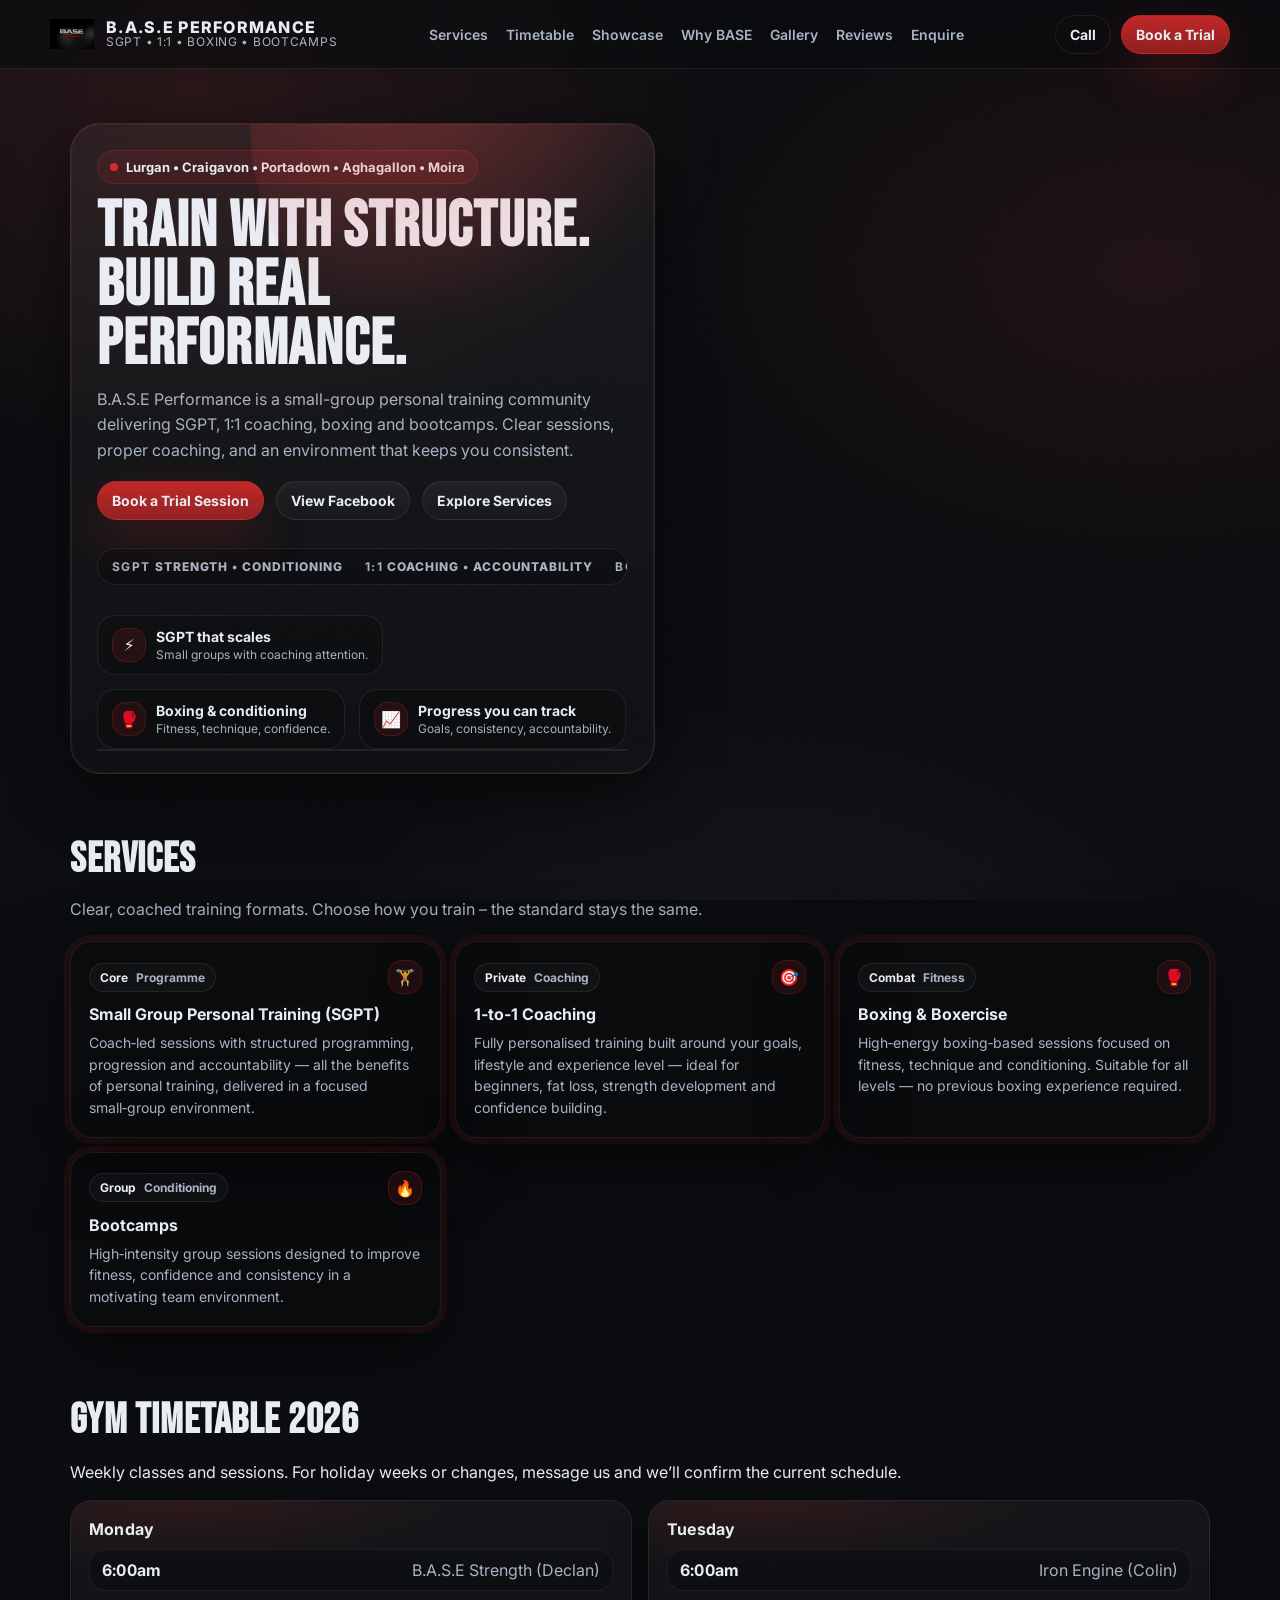
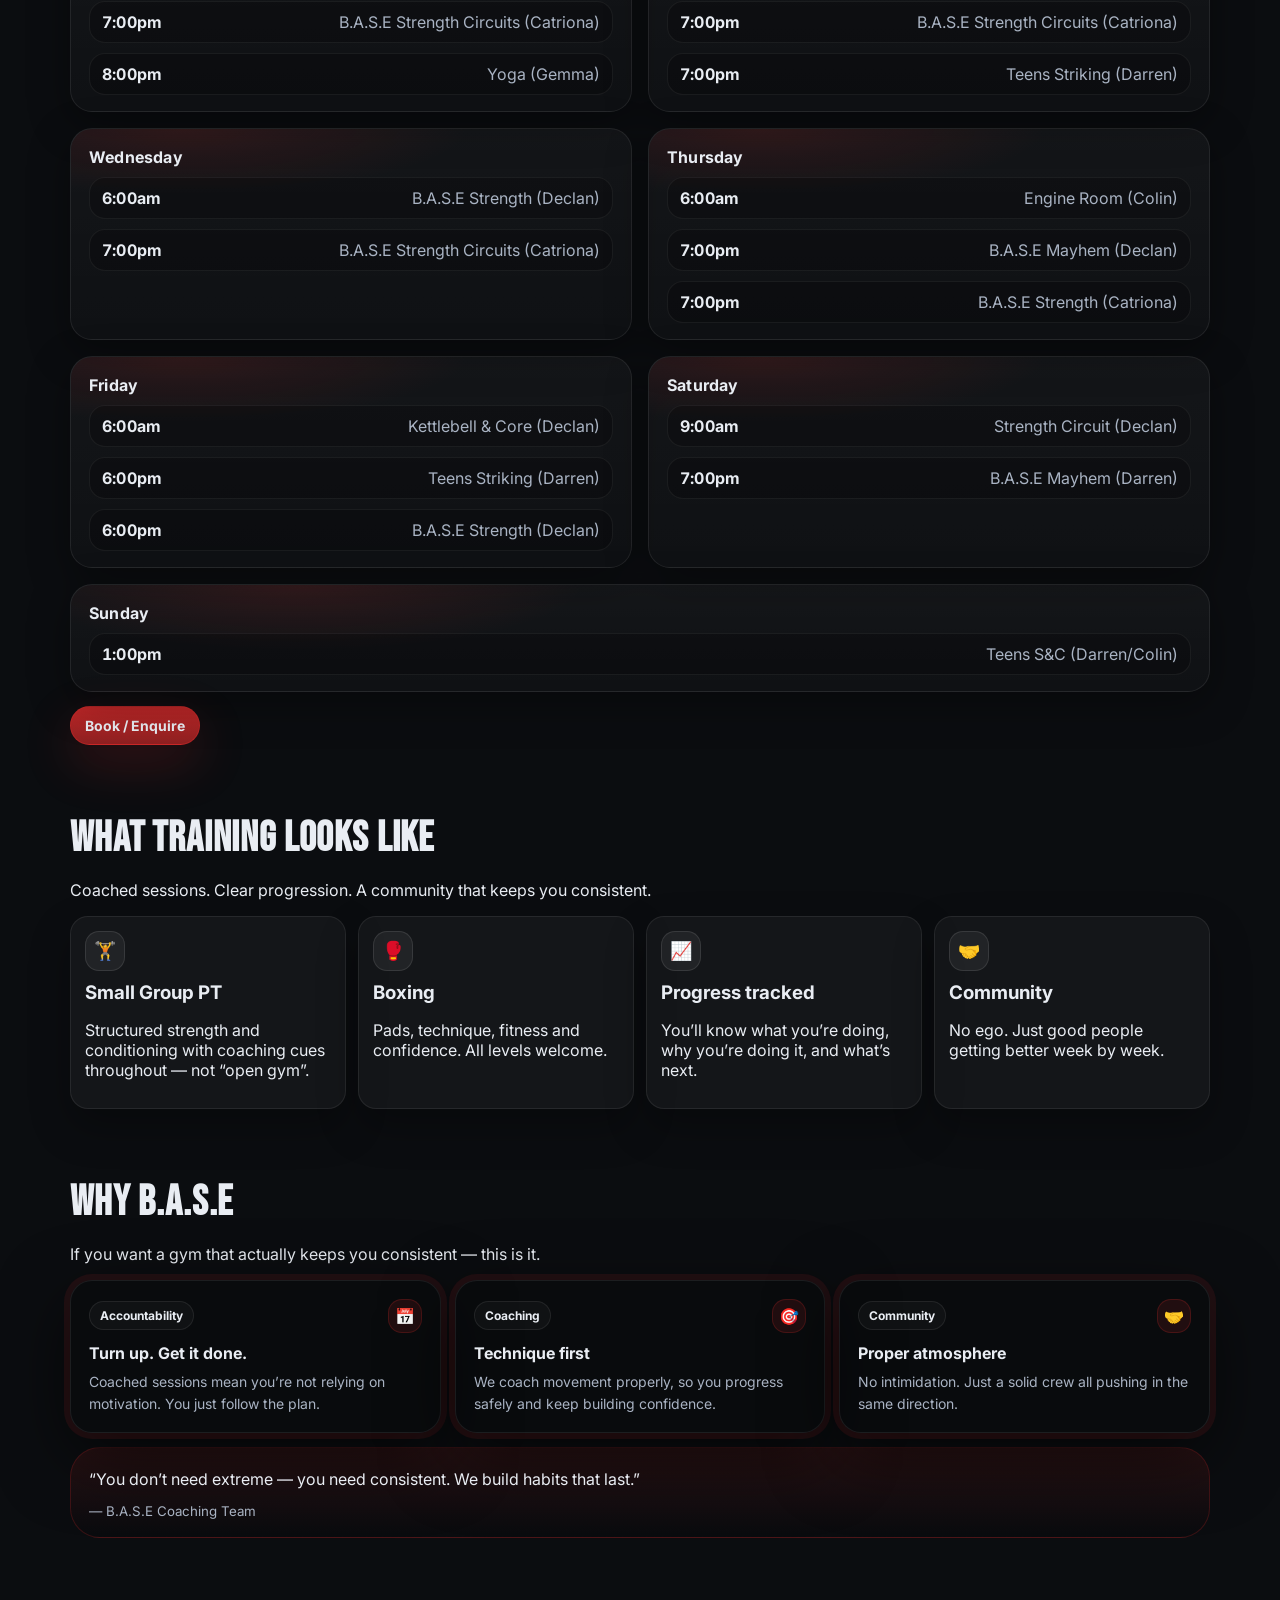
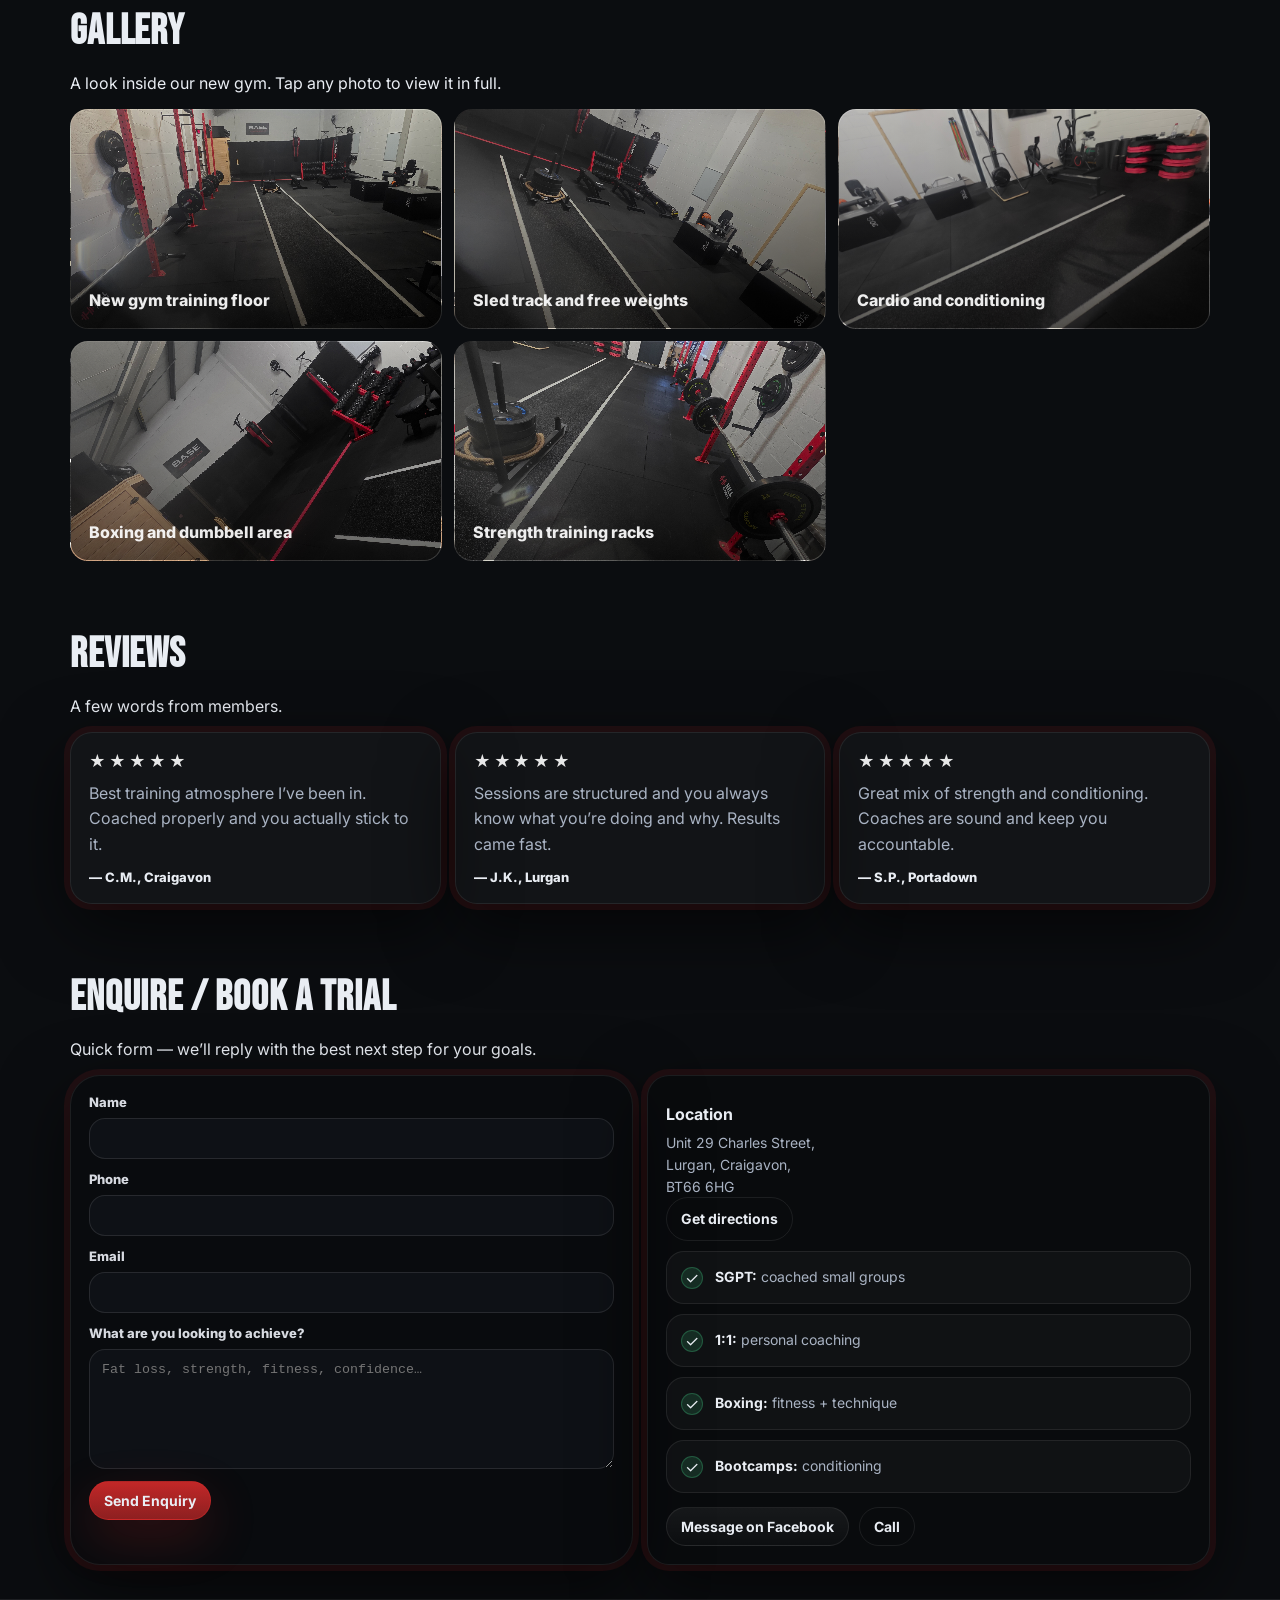
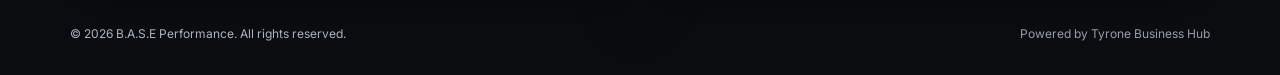
<file: index.html>
<!DOCTYPE html>

<html lang="en">
<head>
<meta charset="utf-8"/>
<meta content="width=device-width, initial-scale=1" name="viewport"/>
<title>B.A.S.E Performance | SGPT • 1:1 Coaching • Boxing • Bootcamps | Lurgan &amp; Craigavon</title>
<meta content="B.A.S.E Performance in Lurgan &amp; Craigavon. Small-group personal training, 1:1 coaching, boxing and bootcamps. Train with structure, accountability and community." name="description"/>
<meta content="#0b0d10" name="theme-color"/>
<link href="https://fonts.googleapis.com" rel="preconnect"/>
<link crossorigin="" href="https://fonts.gstatic.com" rel="preconnect"/>
<link href="https://fonts.googleapis.com/css2?family=Bebas+Neue&amp;family=Inter:wght@400;600;700;800;900&amp;display=swap" rel="stylesheet"/>
<link href="styles.css" rel="stylesheet"/>
<link href="assets/logo-base-performance.png" rel="icon"/>
<!-- Open Graph -->
<meta content="B.A.S.E Performance | Lurgan &amp; Craigavon" property="og:title"/>
<meta content="SGPT • 1:1 Coaching • Boxing • Bootcamps. Train with structure, accountability and community." property="og:description"/>
<meta content="website" property="og:type"/>
<meta content="assets/logo-base-performance.png" property="og:image"/>
<!-- Local business schema (basic) -->
<script type="application/ld+json">
 {
 "@context":"https://schema.org",
 "@type":"HealthClub",
 "name":"B.A.S.E Performance",
 "url":"https://www.baseperformance.co.uk",
 "address":{"@type":"PostalAddress","streetAddress":"Unit 29 Charles Street","addressLocality":"Lurgan, Craigavon","postalCode":"BT66 6HG","addressCountry":"GB"},
 "areaServed":["Lurgan","Craigavon","Portadown","Aghagallon","Moira"], "telephone":"+447831563343",
 "sameAs":["https://www.facebook.com/share/1DUtf9pgX1/?mibextid=wwXIfr"]
 }
 </script>
  <!-- TBH_BUILD_STAMP THANKYOU_COMBO 2026-02-11 15:08 UTC -->
</head>
<body>
<div class="noise"></div>
<header class="nav">
<div class="container nav-inner">
<a aria-label="B.A.S.E Performance Home" class="brand" href="#top">
<img alt="B.A.S.E Performance logo" src="assets/logo-base-performance.png"/>
<div class="brand-title">
<strong>B.A.S.E Performance</strong>
<span>SGPT • 1:1 • Boxing • Bootcamps</span>
</div>
</a>
<nav aria-label="Main navigation" class="nav-links">
<a href="#services">Services</a>
<a href="#timetable">Timetable</a>
<a href="#showcase">Showcase</a>
<a href="#why">Why BASE</a>
<a href="#gallery">Gallery</a>
<a href="#reviews">Reviews</a>
<a href="#contact">Enquire</a>
</nav>
<div class="cta">
<a aria-label="Call B.A.S.E Performance" class="btn ghost" href="tel:+447831563343">Call</a>
<a class="btn primary" href="#contact">Book a Trial</a>
<button aria-label="Open menu" class="btn ghost mobile-toggle" id="mobileToggle" type="button">Menu</button>
</div>
</div>
<div class="container" id="mobileDrawer"></div>
</header>
<!-- lightweight mobile drawer (inlined to avoid extra CSS complexity) -->
<style>
 #mobileDrawer{display:none}
 @media (max-width:980px){
 #mobileDrawer{display:block;position:relative}
 #mobileDrawer .drawer{
 display:none;
 margin:0 0 14px;
 padding:12px;
 border:1px solid rgba(255,255,255,.10);
 border-radius:18px;
 background:rgba(17,20,26,.78);
 backdrop-filter: blur(10px);
 }
 #mobileDrawer.open .drawer{display:grid;gap:10px}
 #mobileDrawer a{color:#e9edf3;font-weight:800;padding:10px 12px;border-radius:14px;border:1px solid rgba(255,255,255,.08);background:rgba(0,0,0,.12)}
 }
 </style>
<script>
 // render drawer links
 (function(){
 const root = document.getElementById('mobileDrawer');
 if(!root) return;
 root.innerHTML = `
 <div class="drawer" aria-label="Mobile menu">
 <a href="#services">Services</a>
 <a href="#timetable">Timetable</a>
 <a href="#showcase">Showcase</a>
 <a href="#why">Why BASE</a>
 <a href="#gallery">Gallery</a>
 <a href="#reviews">Reviews</a>
 <a href="#contact">Enquire</a>
 </div>`;
 })();
 </script>
<main id="top">
<!-- HERO -->
<section class="hero">
<div class="container hero-grid">
<div class="card hero-left fade-in">
<div class="badge"><span class="dot"></span> Lurgan • Craigavon • Portadown • Aghagallon • Moira</div>
<h1 class="h1">Train with structure.<br/>Build real performance.</h1>
<p class="sub">
 B.A.S.E Performance is a small-group personal training community delivering SGPT, 1:1 coaching, boxing and bootcamps.
 Clear sessions, proper coaching, and an environment that keeps you consistent.
 </p>
<div class="hero-actions">
<a class="btn primary" href="#contact">Book a Trial Session</a>
<a class="btn" href="https://www.facebook.com/share/1DUtf9pgX1/?mibextid=wwXIfr" rel="noopener" target="_blank">View Facebook</a>
<a class="btn" href="#services">Explore Services</a>
<div aria-label="Programme highlights" class="ribbon">
<div class="ribbon-track">
<span><b>SGPT</b> Strength • Conditioning</span>
<span><b>1:1</b> Coaching • Accountability</span>
<span><b>Boxing</b> Fitness • Technique</span>
<span><b>Bootcamps</b> High energy • Community</span>
<span><b>Lurgan</b> • Craigavon • Portadown</span>
<span><b>SGPT</b> Strength • Conditioning</span>
<span><b>1:1</b> Coaching • Accountability</span>
<span><b>Boxing</b> Fitness • Technique</span>
<span><b>Bootcamps</b> High energy • Community</span>
<span><b>Lurgan</b> • Craigavon • Portadown</span>
</div>
</div>
<div class="hero-meta">
<div class="pill">
<div class="icon">⚡</div>
<div>
<strong>SGPT that scales</strong>
<span>Small groups with coaching attention.</span>
</div>
</div>
<div class="pill">
<div class="icon">🥊</div>
<div>
<strong>Boxing &amp; conditioning</strong>
<span>Fitness, technique, confidence.</span>
</div>
</div>
<div class="pill">
<div class="icon">📈</div>
<div>
<strong>Progress you can track</strong>
<span>Goals, consistency, accountability.</span>
</div>
</div>
</div>
</div>
<div class="card hero-right fade-in">

<div class="overlay"></div>
<div class="statbar">
<div class="stat">
<strong>Since 2025</strong>
<span>Local, tight-knit gym community</span>
</div>
<div class="stat">
<strong>SGPT + 1:1</strong>
<span>Choose your coaching style</span>
</div>
<div class="stat">
<strong>All levels</strong>
<span>From beginners to advanced</span>
</div>
</div>
</div>
</div>
</div></section>
<!-- SERVICES -->
<section class="section" id="services">
<div class="container">
<h2 class="fade-in">Services</h2>
<p class="kicker fade-in">Clear, coached training formats. Choose how you train – the standard stays the same.</p>
<div class="grid3">
<div class="tile fade-in">
<div class="top">
<div class="chip"><b>Core</b> Programme</div>
<div class="icon">🏋️</div>
</div>
<h3>Small Group Personal Training (SGPT)</h3>
<p>Coach‑led sessions with structured programming, progression and accountability — all the benefits of personal training, delivered in a focused small‑group environment.</p>
</div>
<div class="tile fade-in">
<div class="top">
<div class="chip"><b>Private</b> Coaching</div>
<div class="icon">🎯</div>
</div>
<h3>1‑to‑1 Coaching</h3>
<p>Fully personalised training built around your goals, lifestyle and experience level — ideal for beginners, fat loss, strength development and confidence building.</p>
</div>
<div class="tile fade-in">
<div class="top">
<div class="chip"><b>Combat</b> Fitness</div>
<div class="icon">🥊</div>
</div>
<h3>Boxing &amp; Boxercise</h3>
<p>High‑energy boxing‑based sessions focused on fitness, technique and conditioning. Suitable for all levels — no previous boxing experience required.</p>
</div>
<div class="tile fade-in">
<div class="top">
<div class="chip"><b>Group</b> Conditioning</div>
<div class="icon">🔥</div>
</div>
<h3>Bootcamps</h3>
<p>High‑intensity group sessions designed to improve fitness, confidence and consistency in a motivating team environment.</p>
</div>
</div>
</div>
</section>

<section class="section" id="timetable">
 <div class="container">
 <div class="section-head">
 <h2>Gym timetable 2026</h2>
 <p class="muted">Weekly classes and sessions. For holiday weeks or changes, message us and we’ll confirm the current schedule.</p>
 </div>

 <div class="timetable-grid fade-in" aria-label="Weekly timetable">
 <article class="day-card">
 <h3>Monday</h3>
 <ul class="slot-list">
 <li><span class="slot-time">6:00am</span><span class="slot-name">B.A.S.E Strength (Declan)</span></li>
 <li><span class="slot-time">7:00pm</span><span class="slot-name">B.A.S.E Strength Circuits (Catriona)</span></li>
 <li><span class="slot-time">8:00pm</span><span class="slot-name">Yoga (Gemma)</span></li>
 </ul>
 </article>

 <article class="day-card">
 <h3>Tuesday</h3>
 <ul class="slot-list">
 <li><span class="slot-time">6:00am</span><span class="slot-name">Iron Engine (Colin)</span></li>
 <li><span class="slot-time">7:00pm</span><span class="slot-name">B.A.S.E Strength Circuits (Catriona)</span></li>
 <li><span class="slot-time">7:00pm</span><span class="slot-name">Teens Striking (Darren)</span></li>
 </ul>
 </article>

 <article class="day-card">
 <h3>Wednesday</h3>
 <ul class="slot-list">
 <li><span class="slot-time">6:00am</span><span class="slot-name">B.A.S.E Strength (Declan)</span></li>
 <li><span class="slot-time">7:00pm</span><span class="slot-name">B.A.S.E Strength Circuits (Catriona)</span></li>
 </ul>
 </article>

 <article class="day-card">
 <h3>Thursday</h3>
 <ul class="slot-list">
 <li><span class="slot-time">6:00am</span><span class="slot-name">Engine Room (Colin)</span></li>
 <li><span class="slot-time">7:00pm</span><span class="slot-name">B.A.S.E Mayhem (Declan)</span></li>
 <li><span class="slot-time">7:00pm</span><span class="slot-name">B.A.S.E Strength (Catriona)</span></li>
 </ul>
 </article>

 <article class="day-card">
 <h3>Friday</h3>
 <ul class="slot-list">
 <li><span class="slot-time">6:00am</span><span class="slot-name">Kettlebell &amp; Core (Declan)</span></li>
 <li><span class="slot-time">6:00pm</span><span class="slot-name">Teens Striking (Darren)</span></li>
 <li><span class="slot-time">6:00pm</span><span class="slot-name">B.A.S.E Strength (Declan)</span></li>
 </ul>
 </article>

 <article class="day-card">
 <h3>Saturday</h3>
 <ul class="slot-list">
 <li><span class="slot-time">9:00am</span><span class="slot-name">Strength Circuit (Declan)</span></li>
 <li><span class="slot-time">7:00pm</span><span class="slot-name">B.A.S.E Mayhem (Darren)</span></li>
 </ul>
 </article>

 <article class="day-card day-card--wide">
 <h3>Sunday</h3>
 <ul class="slot-list">
 <li><span class="slot-time">1:00pm</span><span class="slot-name">Teens S&amp;C (Darren/Colin)</span></li>
 </ul>
 </article>
 </div>


 <div class="btn-row" style="justify-content:center;margin-top:14px">
 <a class="btn primary" href="#contact">Book / Enquire</a>
 </div>
 </div>
</section>


<section class="section" id="showcase">
<div class="container">
<div class="section-head">
<h2>What training looks like</h2>
<p class="muted">Coached sessions. Clear progression. A community that keeps you consistent.</p>
</div>
<div class="feature-grid">
<div class="fcard fade-in">
<div class="fic">🏋️</div>
<h3>Small Group PT</h3>
<p class="muted">Structured strength and conditioning with coaching cues throughout — not “open gym”.</p>
</div>
<div class="fcard fade-in">
<div class="fic">🥊</div>
<h3>Boxing</h3>
<p class="muted">Pads, technique, fitness and confidence. All levels welcome.</p>
</div>
<div class="fcard fade-in">
<div class="fic">📈</div>
<h3>Progress tracked</h3>
<p class="muted">You’ll know what you’re doing, why you’re doing it, and what’s next.</p>
</div>
<div class="fcard fade-in">
<div class="fic">🤝</div>
<h3>Community</h3>
<p class="muted">No ego. Just good people getting better week by week.</p>
</div>
</div>
</div>
</section>

<section class="section" id="why">
<div class="container">
<div class="section-head">
<h2>Why B.A.S.E</h2>
<p class="muted">If you want a gym that actually keeps you consistent — this is it.</p>
</div>
<div class="grid3">
<div class="tile fade-in">
<div class="top"><div class="chip"><b>Accountability</b></div><div class="icon">📅</div></div>
<h3>Turn up. Get it done.</h3>
<p>Coached sessions mean you’re not relying on motivation. You just follow the plan.</p>
</div>
<div class="tile fade-in">
<div class="top"><div class="chip"><b>Coaching</b></div><div class="icon">🎯</div></div>
<h3>Technique first</h3>
<p>We coach movement properly, so you progress safely and keep building confidence.</p>
</div>
<div class="tile fade-in">
<div class="top"><div class="chip"><b>Community</b></div><div class="icon">🤝</div></div>
<h3>Proper atmosphere</h3>
<p>No intimidation. Just a solid crew all pushing in the same direction.</p>
</div>
</div>
<div class="quote fade-in" style="margin-top:14px">
<p>“You don’t need extreme — you need consistent. We build habits that last.”</p>
<small>— B.A.S.E Coaching Team</small>
</div>
</div>
</section>

<section class="section" id="gallery">
<div class="container">
<div class="section-head">
<h2>Gallery</h2>
<p class="muted">A look inside our new gym. Tap any photo to view it in full.</p>
<style>
#gallery .gph{min-height:220px;}
#gallery .lb-media img{width:100%;height:auto;max-height:calc(100vh - 100px);max-height:calc(100dvh - 100px);object-fit:contain;}
#gallery .lightbox .frame{max-height:94vh;overflow:auto;}
</style>
</div>
<div class="gallery-grid">
<button class="gph fade-in" data-placeholder="New gym training floor" type="button"><span>New gym training floor</span></button>
<button class="gph fade-in" data-placeholder="Sled track and free weights" type="button"><span>Sled track and free weights</span></button>
<button class="gph fade-in" data-placeholder="Cardio and conditioning" type="button"><span>Cardio and conditioning</span></button>
<button class="gph fade-in" data-placeholder="Boxing and dumbbell area" type="button"><span>Boxing and dumbbell area</span></button>
<button class="gph fade-in" data-placeholder="Strength training racks" type="button"><span>Strength training racks</span></button>
</div>
<div aria-hidden="true" class="lightbox" id="lightbox">
 <div class="frame" role="dialog" aria-modal="true" aria-label="Gallery image">
 <div id="lbMedia" class="lb-media"></div>
 <div class="bar">
 <div id="lbCap">Gallery</div>
 <button aria-label="Close" class="x" id="lbClose" type="button">Close</button>
 </div>
 </div>
</div>
</div>
</section>

<section class="section" id="reviews">
<div class="container">
<div class="section-head">
<h2>Reviews</h2>
<p class="muted">A few words from members.</p>
</div>
<div class="reviews-grid">
<div class="review fade-in">
<div class="stars">★★★★★</div>
<p>Best training atmosphere I’ve been in. Coached properly and you actually stick to it.</p>
<div class="who">— C.M., Craigavon</div>
</div>
<div class="review fade-in">
<div class="stars">★★★★★</div>
<p>Sessions are structured and you always know what you’re doing and why. Results came fast.</p>
<div class="who">— J.K., Lurgan</div>
</div>
<div class="review fade-in">
<div class="stars">★★★★★</div>
<p>Great mix of strength and conditioning. Coaches are sound and keep you accountable.</p>
<div class="who">— S.P., Portadown</div>
</div>
</div>
</div>
</section>
<section class="section" id="contact">
<div class="container">
<div class="section-head">
<h2>Enquire / Book a Trial</h2>
<p class="muted">Quick form — we’ll reply with the best next step for your goals.</p>
</div>
<div class="grid2">
<form class="form fade-in" data-netlify="true" data-netlify-honeypot="bot-field" method="post" name="enquiry" action="thank-you.html">
<input name="form-name" type="hidden" value="enquiry"/>
<p class="hidden" style="display:none">
 <label>Don’t fill this out if you’re human: <input name="bot-field" /></label>
</p>
<div class="field">
<label for="name">Name</label>
<input autocomplete="name" id="name" name="name" required="" type="text"/>
</div>
<div class="field">
<label for="phone">Phone</label>
<input autocomplete="tel" id="phone" name="phone" type="tel"/>
</div>
<div class="field">
<label for="email">Email</label>
<input autocomplete="email" id="email" name="email" required="" type="email"/>
</div>
<div class="field">
<label for="goal">What are you looking to achieve?</label>
<textarea id="goal" name="goal" placeholder="Fat loss, strength, fitness, confidence…" required="" rows="4"></textarea>
</div>
<button class="btn primary" type="submit">Send Enquiry</button>
<div class="form-success" id="formSuccess" role="status" aria-live="polite" hidden>
 Thanks — your enquiry has been sent. We’ll be in touch shortly.
</div>
<p class="timetable-note"> </a></p>
</form>
<div class="tile fade-in">
<h3>Location</h3>
<p class="muted">Unit 29 Charles Street,<br/>Lurgan, Craigavon,<br/>BT66 6HG</p>
<p><a class="btn ghost" href="https://www.google.com/maps/search/?api=1&amp;query=Unit%2029%20Charles%20Street%2C%20Lurgan%2C%20Craigavon%2C%20BT66%206HG" rel="noopener" target="_blank">Get directions</a></p>
<div class="list" style="margin-top:10px">
<div class="li"><div class="tick">✓</div><p><strong>SGPT:</strong> coached small groups</p></div>
<div class="li"><div class="tick">✓</div><p><strong>1:1:</strong> personal coaching</p></div>
<div class="li"><div class="tick">✓</div><p><strong>Boxing:</strong> fitness + technique</p></div>
<div class="li"><div class="tick">✓</div><p><strong>Bootcamps:</strong> conditioning</p></div>
</div>
<div style="margin-top:14px;display:flex;gap:10px;flex-wrap:wrap">
<a class="btn" href="https://www.facebook.com/share/1DUtf9pgX1/?mibextid=wwXIfr" rel="noopener" target="_blank">Message on Facebook</a>
<a aria-label="Call B.A.S.E Performance" class="btn ghost" href="tel:+447831563343">Call</a>
</div>
</div>
</div>
</div>
</section>
</main>
<footer class="footer">
<div class="container footer-inner">
<div class="small">© <span id="year"></span> B.A.S.E Performance. All rights reserved.</div>
<div class="powered">Powered by Tyrone Business Hub</div>
</div>
</footer>
<script src="script.js"></script>
<script>document.getElementById('year').textContent = new Date().getFullYear();</script>
<div aria-label="Quick actions" class="sticky-cta">
<div class="row">
<a class="btn primary" href="#contact">Book a Trial</a>
<a aria-label="Call B.A.S.E Performance" class="btn" href="tel:+447831563343">Call</a>
</div>
</div>
</body>
</html>
</file>
<file: styles.css>
:root{
  --bg:#0b0d10;
  --panel:#11141a;
  --panel2:#0f1217;
  --text:#e9edf3;
  --muted:#a9b3c3;
  --line:rgba(255,255,255,.08);
  --accent:#d62b2b;
  --accent2:#ff4a4a;
  --ok:#41d18a;
  --shadow: 0 18px 60px rgba(0,0,0,.55);
  --radius: 22px;
  --radius2: 30px;
  --max: 1180px;
}

/* Improve anchor navigation with fixed header */
section[id]{scroll-margin-top:110px;}

/* Respect reduced motion */
@media (prefers-reduced-motion: reduce){
  *{scroll-behavior:auto !important;transition:none !important;animation:none !important;}
}

*{box-sizing:border-box}
html{scroll-behavior:smooth}
html,body{margin:0;padding:0;background:radial-gradient(1200px 800px at 70% -10%, rgba(214,43,43,.18), transparent 55%), var(--bg); color:var(--text); font-family:Inter,system-ui,-apple-system,Segoe UI,Roboto,Arial,sans-serif;}
a{color:inherit;text-decoration:none}
img{max-width:100%;display:block}
button{font:inherit}

.container{max-width:var(--max);margin:0 auto;padding:0 20px}
.nav{
  position:sticky;top:0;z-index:50;
  backdrop-filter: blur(10px);
  background:rgba(11,13,16,.68);
  border-bottom:1px solid var(--line);
}
.nav-inner{display:flex;align-items:center;justify-content:space-between;padding:14px 0;gap:12px}
.brand{display:flex;align-items:center;gap:12px}
.brand img{width:44px;height:44px;object-fit:contain}
.brand-title{display:flex;flex-direction:column;line-height:1.05}
.brand-title strong{letter-spacing:.08em;text-transform:uppercase;font-weight:800}
.brand-title span{color:var(--muted);font-size:12px;letter-spacing:.06em;text-transform:uppercase}
.nav-links{display:flex;gap:18px;align-items:center}
.nav-links a{color:var(--muted);font-weight:600;font-size:14px}
.nav-links a:hover{color:var(--text)}
.cta{display:flex;gap:10px;align-items:center}
.btn{
  border:1px solid var(--line);
  padding:10px 14px;border-radius:999px;
  background:linear-gradient(180deg, rgba(255,255,255,.06), rgba(255,255,255,.02));
  color:var(--text);
  font-weight:700;font-size:14px;
  display:inline-flex;align-items:center;gap:10px;
  transition:.18s transform ease, .18s background ease, .18s border-color ease;
}
.btn:hover{transform:translateY(-1px);border-color:rgba(255,255,255,.18)}
.btn.primary{
  border-color:rgba(214,43,43,.45);
  background:linear-gradient(180deg, rgba(214,43,43,.90), rgba(214,43,43,.65));
  box-shadow:0 18px 50px rgba(214,43,43,.22);
}
.btn.primary:hover{border-color:rgba(255,74,74,.75)}
.btn.ghost{background:transparent}
.badge{
  display:inline-flex;align-items:center;gap:8px;
  padding:8px 12px;border-radius:999px;
  background:rgba(214,43,43,.12);
  border:1px solid rgba(214,43,43,.25);
  color:var(--text);
  font-weight:700;font-size:13px;
}
.dot{width:8px;height:8px;border-radius:99px;background:var(--accent)}
.hero{padding:54px 0 26px}
.hero-grid{display:grid;grid-template-columns:1.05fr .95fr;gap:26px;align-items:stretch}
.card{
  background:linear-gradient(180deg, rgba(255,255,255,.05), rgba(255,255,255,.02));
  border:1px solid var(--line);
  border-radius:var(--radius2);
  box-shadow:var(--shadow);
}
.hero-left{padding:26px 26px 22px;position:relative;overflow:hidden}
.hero-left:before{
  content:"";position:absolute;inset:-40% -20% auto auto;
  width:520px;height:520px;border-radius:50%;
  background:radial-gradient(circle at 30% 30%, rgba(255,74,74,.36), transparent 60%);
  filter:blur(1px);
}
.h1{
  margin:14px 0 12px;
  font-family:"Bebas Neue", Inter, sans-serif;
  letter-spacing:.02em;
  font-size:60px;line-height:.92;
}
.sub{color:var(--muted);font-size:16px;line-height:1.6;max-width:56ch;margin:0 0 18px}
.hero-actions{display:flex;gap:12px;flex-wrap:wrap;margin-top:14px}
.hero-meta{display:flex;gap:14px;flex-wrap:wrap;margin-top:18px}
.pill{
  display:flex;gap:10px;align-items:flex-start;
  padding:12px 14px;border-radius:18px;
  border:1px solid var(--line);
  background:rgba(0,0,0,.18);
  min-width:210px;
}
.pill strong{display:block;font-size:14px}
.pill span{display:block;color:var(--muted);font-size:12px;margin-top:2px}
.icon{
  width:34px;height:34px;border-radius:14px;
  display:grid;place-items:center;
  background:rgba(214,43,43,.12);
  border:1px solid rgba(214,43,43,.22);
}
.hero-right{overflow:hidden;position:relative}
.hero-right img{width:100%;height:100%;object-fit:cover;min-height:380px;border-radius:var(--radius2)}
.hero-right .overlay{
  position:absolute;inset:0;
  background:linear-gradient(180deg, rgba(0,0,0,.25), rgba(0,0,0,.70));
  border-radius:var(--radius2);
}
.hero-right .statbar{
  position:absolute;left:18px;right:18px;bottom:18px;
  display:grid;grid-template-columns:repeat(3,1fr);gap:10px;
}
.stat{
  padding:12px 12px;border-radius:18px;
  background:rgba(17,20,26,.72);
  border:1px solid rgba(255,255,255,.08);
  backdrop-filter:blur(10px);
}
.stat strong{font-size:18px}
.stat span{display:block;color:var(--muted);font-size:12px;margin-top:4px}

.section{padding:34px 0}
.section h2{
  margin:0 0 12px;
  font-family:"Bebas Neue", Inter, sans-serif;
  font-size:42px;letter-spacing:.02em;
}
.kicker{color:var(--muted);margin:0 0 18px;max-width:80ch;line-height:1.6}
.grid3{display:grid;grid-template-columns:repeat(3,1fr);gap:14px}
.grid2{display:grid;grid-template-columns:repeat(2,1fr);gap:14px}
.tile{padding:18px;border-radius:var(--radius);border:1px solid var(--line);background:rgba(0,0,0,.14)}
.tile h3{margin:10px 0 8px;font-size:16px}
.tile p{margin:0;color:var(--muted);line-height:1.55;font-size:14px}
.tile .top{display:flex;align-items:center;justify-content:space-between}
.chip{display:inline-flex;align-items:center;gap:8px;color:var(--muted);font-size:12px;font-weight:700;border:1px solid var(--line);padding:6px 10px;border-radius:999px;background:rgba(255,255,255,.03)}
.chip b{color:var(--text)}
.split{
  display:grid;grid-template-columns:1fr 1fr;gap:18px;align-items:stretch;
}
.media{
  overflow:hidden;border-radius:var(--radius2);
  border:1px solid var(--line);
  background:rgba(0,0,0,.16);
}
.media img{width:100%;height:100%;object-fit:cover;min-height:360px}
.list{display:flex;flex-direction:column;gap:10px}
.li{
  display:flex;gap:12px;align-items:flex-start;
  padding:14px 14px;border-radius:18px;border:1px solid var(--line);
  background:rgba(255,255,255,.03);
}
.li .tick{width:22px;height:22px;border-radius:99px;background:rgba(65,209,138,.14);border:1px solid rgba(65,209,138,.28);display:grid;place-items:center;margin-top:1px}
.li p{margin:0;color:var(--muted);line-height:1.55;font-size:14px}
.li strong{color:var(--text)}
.gallery{display:grid;grid-template-columns:repeat(12,1fr);gap:12px}
.g1{grid-column:span 7}
.g2{grid-column:span 5}
.g3{grid-column:span 5}
.g4{grid-column:span 7}
.gimg{border-radius:var(--radius2);overflow:hidden;border:1px solid var(--line);background:rgba(0,0,0,.12)}
.gimg img{width:100%;height:100%;object-fit:cover;min-height:240px}
.quote{
  padding:18px;border-radius:var(--radius2);border:1px solid rgba(214,43,43,.22);
  background:linear-gradient(180deg, rgba(214,43,43,.14), rgba(0,0,0,.10));
}
.quote p{margin:0;color:var(--text);line-height:1.65}
.quote small{display:block;margin-top:10px;color:var(--muted)}
.reviews-grid{display:grid;grid-template-columns:repeat(3,1fr);gap:14px}
.review{
  padding:18px;border-radius:var(--radius);border:1px solid var(--line);
  background:rgba(255,255,255,.03);
}
.stars{letter-spacing:.18em;color:rgba(255,255,255,.9);font-weight:900}
.review p{margin:10px 0 0;color:var(--muted);line-height:1.6}
.review .who{margin-top:12px;color:var(--text);font-weight:800;font-size:13px}
.form{
  padding:18px;border-radius:var(--radius2);border:1px solid var(--line);
  background:rgba(0,0,0,.12);
}
.field{display:flex;flex-direction:column;gap:8px;margin-bottom:12px}
label{font-weight:800;font-size:13px;color:rgba(233,237,243,.92)}
input, textarea, select{
  padding:12px 12px;border-radius:16px;border:1px solid rgba(255,255,255,.10);
  background:rgba(17,20,26,.75);color:var(--text);
  outline:none;
}
input:focus, textarea:focus, select:focus{border-color:rgba(214,43,43,.5);box-shadow:0 0 0 4px rgba(214,43,43,.12)}
textarea{min-height:120px;resize:vertical}
.footer{
  padding:26px 0 34px;border-top:1px solid var(--line);color:var(--muted)
}
.footer-inner{display:flex;align-items:center;justify-content:space-between;gap:12px;flex-wrap:wrap}
.small{font-size:12px}
.powered{font-size:12px;color:rgba(169,179,195,.88)}
.mobile-toggle{display:none}

@media (max-width: 980px){
  .hero-grid{grid-template-columns:1fr}
  .hero-right img{min-height:360px}
  .grid3{grid-template-columns:1fr}
  .reviews-grid{grid-template-columns:1fr}
  .split{grid-template-columns:1fr}
  .gallery{grid-template-columns:1fr}
  .g1,.g2,.g3,.g4{grid-column:auto}
  .nav-links{display:none}
  .mobile-toggle{display:inline-flex}
}

.fade-in{opacity:0;transform:translateY(10px);transition:.6s opacity ease,.6s transform ease}
.fade-in.in{opacity:1;transform:none}

@media (max-width: 520px){
  .container{padding:0 16px}
  .h1{font-size:44px;line-height:.95}
  .sub{font-size:15px}
  .hero-left{padding:18px}
  .hero-meta{gap:10px}
  .pill{min-width:0;width:100%}
  .hero-actions{gap:10px}
  .btn{width:100%;justify-content:center}
  .btn.ghost{width:auto}
  .statbar{grid-template-columns:1fr;gap:10px}
  .stat strong{font-size:16px}
  .section{padding:28px 0}
  .section h2{font-size:36px}
  .tile{padding:16px}
  .media img{min-height:280px}
  .gimg img{min-height:190px}
  .form{padding:16px}
  input, textarea, select{border-radius:14px}
}


@media (max-width: 780px){
  .grid3{grid-template-columns:1fr}
  .grid2{grid-template-columns:1fr}
  .gallery{grid-template-columns:1fr}
}

.timetable-note{color:var(--muted);font-size:13px;margin-top:10px;line-height:1.5}


/* MARQUEE UPGRADE */
:root{
  --glow: 0 0 0 6px rgba(214,43,43,.10), 0 22px 70px rgba(0,0,0,.60);
}
body:before{
  content:"";
  position:fixed;inset:0;
  pointer-events:none;
  background:
    radial-gradient(900px 600px at 15% 10%, rgba(255,74,74,.14), transparent 60%),
    radial-gradient(800px 520px at 90% 30%, rgba(214,43,43,.12), transparent 60%),
    radial-gradient(900px 700px at 60% 120%, rgba(255,255,255,.06), transparent 55%);
  mix-blend-mode:screen;
  opacity:.85;
}
.noise{
  position:fixed;inset:0;pointer-events:none;opacity:.06;mix-blend-mode:overlay;
  background-image:url('data:image/svg+xml;utf8,<svg xmlns="http://www.w3.org/2000/svg" width="260" height="260"><filter id="n"><feTurbulence type="fractalNoise" baseFrequency=".7" numOctaves="3" stitchTiles="stitch"/></filter><rect width="260" height="260" filter="url(%23n)" opacity=".55"/></svg>');
}
.card, .tile, .review, .form, .media, .gimg{
  box-shadow:var(--glow);
}
.nav-inner{padding:12px 0}
.nav-links a{position:relative}
.nav-links a:after{
  content:""; position:absolute; left:0; bottom:-10px; width:0; height:2px;
  background:linear-gradient(90deg, var(--accent), transparent);
  transition:width .22s ease;
}
.nav-links a:hover:after{width:100%}
.hero-left{box-shadow:var(--shadow), 0 0 0 1px rgba(214,43,43,.14) inset}
.hero-right{box-shadow:var(--shadow), 0 0 0 1px rgba(255,255,255,.06) inset}
.h1{font-size:64px}
@media (max-width:520px){
  .h1{font-size:46px}
}

/* marquee ribbon */
.ribbon{
  margin-top:16px;
  border:1px solid rgba(255,255,255,.08);
  background:rgba(0,0,0,.20);
  border-radius:999px;
  overflow:hidden;
}
.ribbon-track{
  display:flex; gap:22px; align-items:center;
  padding:10px 14px;
  white-space:nowrap;
  will-change:transform;
  animation:ribbonMove 18s linear infinite;
}
.ribbon b{letter-spacing:.12em;text-transform:uppercase}
.ribbon span{color:var(--muted);font-weight:800;font-size:12px;letter-spacing:.08em;text-transform:uppercase}
@keyframes ribbonMove{
  from{transform:translateX(0)}
  to{transform:translateX(-50%)}
}

/* Showcase stats */
.stats-grid{display:grid;grid-template-columns:repeat(4,1fr);gap:12px}
.kpi{
  padding:18px;border-radius:22px;border:1px solid rgba(255,255,255,.08);
  background:linear-gradient(180deg, rgba(255,255,255,.04), rgba(0,0,0,.12));
}
.kpi strong{font-size:28px;display:block;letter-spacing:.02em}
.kpi span{color:var(--muted);font-weight:700;font-size:12px;letter-spacing:.08em;text-transform:uppercase}
@media (max-width:980px){.stats-grid{grid-template-columns:repeat(2,1fr)}}
@media (max-width:520px){.stats-grid{grid-template-columns:1fr}}

/* Sticky mobile CTA */
.sticky-cta{
  display:none;
  position:fixed;left:14px;right:14px;bottom:14px;z-index:60;
  padding:10px;border-radius:18px;
  background:rgba(17,20,26,.78);
  border:1px solid rgba(255,255,255,.10);
  backdrop-filter: blur(12px);
}
.sticky-cta .row{display:flex;gap:10px}
.sticky-cta .row a{flex:1}
@media (max-width:780px){.sticky-cta{display:block}}

/* Lightbox */
.lightbox{
  position:fixed; inset:0; z-index:80;
  display:none; align-items:center; justify-content:center;
  background:rgba(0,0,0,.78);
  backdrop-filter: blur(10px);
}
.lightbox.open{display:flex}
.lightbox .frame{
  width:min(980px, 94vw);
  border-radius:24px;
  overflow:hidden;
  border:1px solid rgba(255,255,255,.10);
  background:rgba(17,20,26,.88);
  box-shadow:0 30px 90px rgba(0,0,0,.7);
}
.lightbox img{width:100%;height:auto;display:block}
.lightbox .bar{
  display:flex;justify-content:space-between;align-items:center;
  padding:10px 12px;border-top:1px solid rgba(255,255,255,.08);
  color:var(--muted);font-weight:800;font-size:12px;letter-spacing:.08em;text-transform:uppercase;
}
.lightbox .x{cursor:pointer;border:1px solid rgba(255,255,255,.10);padding:8px 12px;border-radius:999px;background:rgba(0,0,0,.18);color:var(--text)}

/* --- Marquee polish: show-safe sections (no fake stats, no low-quality images) --- */
.feature-grid{display:grid;grid-template-columns:repeat(4,minmax(0,1fr));gap:12px;margin-top:14px;}
@media (max-width:980px){.feature-grid{grid-template-columns:repeat(2,minmax(0,1fr));}}
@media (max-width:520px){.feature-grid{grid-template-columns:1fr;}}
.fcard{background:rgba(255,255,255,0.04);border:1px solid rgba(255,255,255,0.08);border-radius:18px;padding:14px 14px 12px;box-shadow:0 18px 40px rgba(0,0,0,0.28);}
.fcard h3{margin:10px 0 6px;}
.fic{width:40px;height:40px;border-radius:14px;display:flex;align-items:center;justify-content:center;background:rgba(255,255,255,0.06);border:1px solid rgba(255,255,255,0.10);font-size:18px;}
.timetable-cta{display:flex;align-items:center;justify-content:space-between;gap:12px;flex-wrap:wrap;}
.gallery-grid{display:grid;grid-template-columns:repeat(3,minmax(0,1fr));gap:12px;margin-top:14px;}
@media (max-width:920px){.gallery-grid{grid-template-columns:repeat(2,minmax(0,1fr));}}
@media (max-width:520px){.gallery-grid{grid-template-columns:1fr;}}
.gph{appearance:none;border:1px solid rgba(255,255,255,0.10);background:linear-gradient(135deg, rgba(255,255,255,0.05), rgba(255,255,255,0.02));border-radius:18px;padding:18px;color:rgba(255,255,255,0.92);font-weight:800;text-align:left;cursor:pointer;min-height:140px;position:relative;overflow:hidden;display:flex;align-items:flex-end;}
.gph::before{content:"";position:absolute;inset:0;background:linear-gradient(180deg, rgba(0,0,0,0.10), rgba(0,0,0,0.62));pointer-events:none;}
.gph::after{content:"";position:absolute;inset:-40%;background:radial-gradient(circle at 20% 20%, rgba(255,255,255,0.12), transparent 55%);transform:rotate(12deg);pointer-events:none;}
.gph > *{position:relative}
.gph:hover{border-color:rgba(255,255,255,0.18);transform:translateY(-1px);}
.gph:active{transform:translateY(0);}
.gph:focus-visible{outline:2px solid rgba(214,43,43,0.65);outline-offset:3px;}

.lb-media{width:100%;}
.lb-media img{width:100%;height:auto;display:block;}
.lb-placeholder{width:min(900px,92vw);height:min(520px,70vh);border-radius:22px;border:1px solid rgba(255,255,255,0.12);background:linear-gradient(135deg, rgba(255,255,255,0.05), rgba(255,255,255,0.02));display:flex;align-items:center;justify-content:center;font-size:clamp(18px,2.8vw,32px);font-weight:800;letter-spacing:0.3px;color:rgba(255,255,255,0.92);box-shadow:0 28px 80px rgba(0,0,0,0.55);}
.lightbox.open{display:flex;}


/* Timetable poster */
.timetable-poster{margin:0 auto;max-width:520px;border-radius:18px;overflow:hidden;box-shadow:0 10px 30px rgba(0,0,0,.35)}
.timetable-poster img{display:block;width:100%;height:auto}
.timetable-link{display:block}



/* Timetable */
.timetable-grid{
  display:grid;
  grid-template-columns: repeat(2, minmax(0, 1fr));
  gap:16px;
  margin-top:18px;
}
.day-card{
  background:linear-gradient(180deg, rgba(255,255,255,.04), rgba(255,255,255,.02));
  border:1px solid var(--line);
  border-radius: var(--radius);
  padding:18px 18px 16px;
  box-shadow: 0 12px 40px rgba(0,0,0,.35);
  position:relative;
  overflow:hidden;
}
.day-card:before{
  content:"";
  position:absolute;
  inset:-1px;
  background:radial-gradient(520px 120px at 20% 0%, rgba(214,43,43,.14), transparent 55%);
  pointer-events:none;
}
.day-card > *{position:relative}
.day-card h3{
  margin:0 0 10px;
  font-size:16px;
  letter-spacing:.2px;
}
.slot-list{
  list-style:none;
  padding:0;
  margin:0;
  display:flex;
  flex-direction:column;
  gap:10px;
}
.slot-list li{
  display:flex;
  align-items:center;
  justify-content:space-between;
  gap:12px;
  padding:10px 12px;
  border:1px solid rgba(255,255,255,.06);
  border-radius:16px;
  background:rgba(0,0,0,.22);
}
.slot-time{
  font-variant-numeric: tabular-nums;
  font-weight:700;
  letter-spacing:.2px;
  color:var(--text);
}
.slot-name{
  color:var(--muted);
  text-align:right;
}
.slot-note{
  margin:10px 0 0;
  font-size:13px;
  color:var(--muted);
}
.day-card--wide{
  grid-column: 1 / -1;
}

@media (max-width: 860px){
  .timetable-grid{grid-template-columns:1fr}
  .day-card--wide{grid-column:auto}
  .slot-list li{flex-direction:row}
}


/* Mobile marquee CTA cleanup */

@media (max-width: 980px) {
  .header-actions {
    display: none !important;
  }
}


/* Mobile header CTA hide (keep Menu) */

@media (max-width: 980px) {
  header .cta > a {
    display: none !important;
  }
  header .cta .mobile-toggle {
    display: inline-flex !important;
  }
}
</file>
